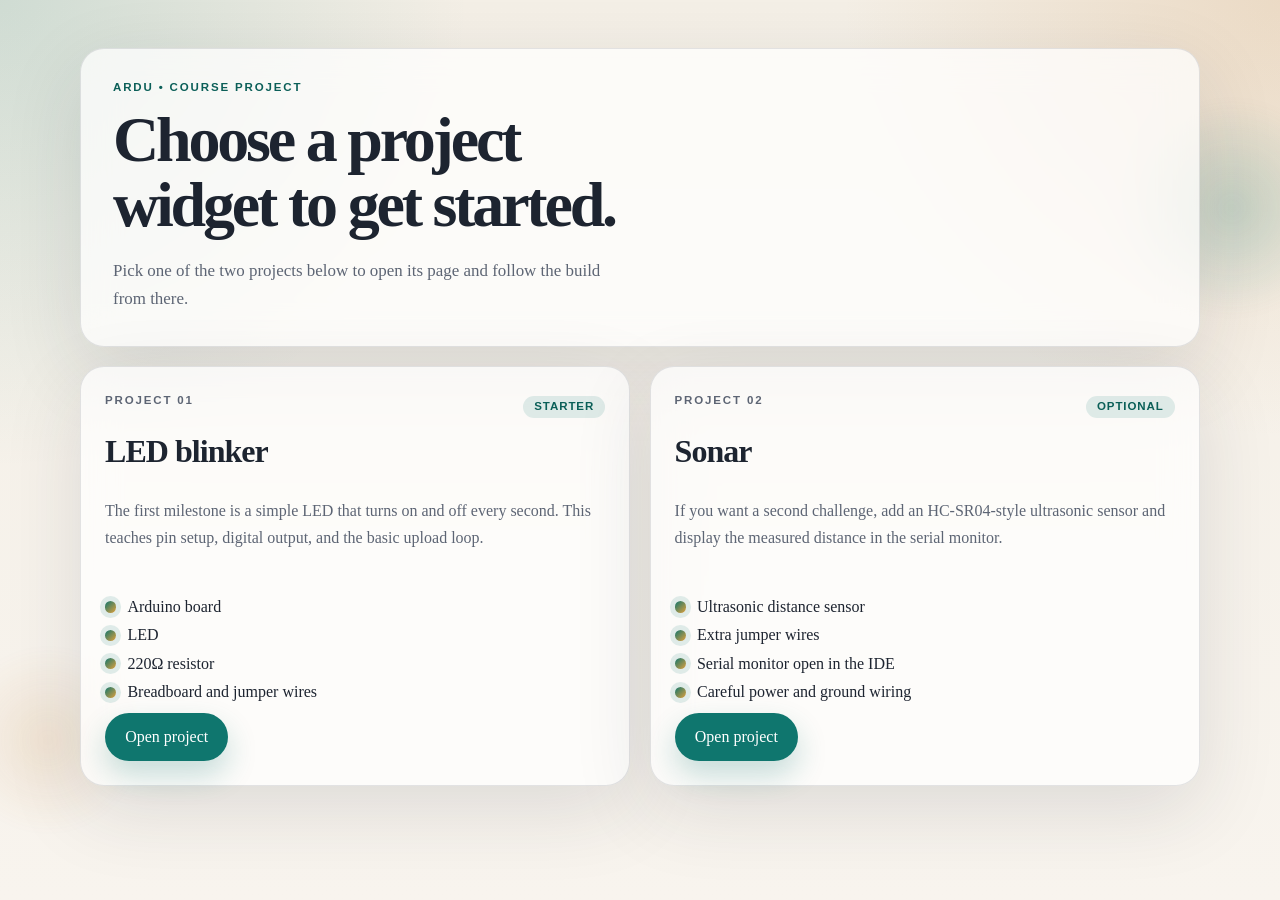
<file: index.html>
<!DOCTYPE html>
<html lang="en">
<head>
  <meta charset="UTF-8">
  <meta name="viewport" content="width=device-width, initial-scale=1.0">
  <title>Ardu Classroom Guide</title>
  <meta name="description" content="A simple, friendly website for students building an Arduino blinker and an optional sonar project.">
  <link rel="stylesheet" href="styles.css">
</head>
<body>
  <div class="backdrop backdrop-one"></div>
  <div class="backdrop backdrop-two"></div>

  <main class="shell">
    <section class="page-intro card">
      <p class="eyebrow">Ardu • course project</p>
      <h1>Choose a project widget to get started.</h1>
      <p class="lead">
        Pick one of the two projects below to open its page and follow the build from there.
      </p>
    </section>

    <section id="projects" class="widget-grid">
      <a class="card project-card widget-card project-link" href="blinker.html">
        <div class="widget-head">
          <p class="section-kicker">Project 01</p>
          <span class="widget-badge">Starter</span>
        </div>
        <h2>LED blinker</h2>
        <p>
          The first milestone is a simple LED that turns on and off every second.
          This teaches pin setup, digital output, and the basic upload loop.
        </p>
        <ul class="checklist">
          <li>Arduino board</li>
          <li>LED</li>
          <li>220Ω resistor</li>
          <li>Breadboard and jumper wires</li>
        </ul>
        <span class="button button-primary widget-action">Open project</span>
      </a>

      <a class="card project-card widget-card project-link" href="sonar.html">
        <div class="widget-head">
          <p class="section-kicker">Project 02</p>
          <span class="widget-badge">Optional</span>
        </div>
        <h2>Sonar</h2>
        <p>
          If you want a second challenge, add an HC-SR04-style ultrasonic sensor
          and display the measured distance in the serial monitor.
        </p>
        <ul class="checklist">
          <li>Ultrasonic distance sensor</li>
          <li>Extra jumper wires</li>
          <li>Serial monitor open in the IDE</li>
          <li>Careful power and ground wiring</li>
        </ul>
        <span class="button button-primary widget-action">Open project</span>
      </a>
    </section>
  </main>
</body>
</html>
</file>
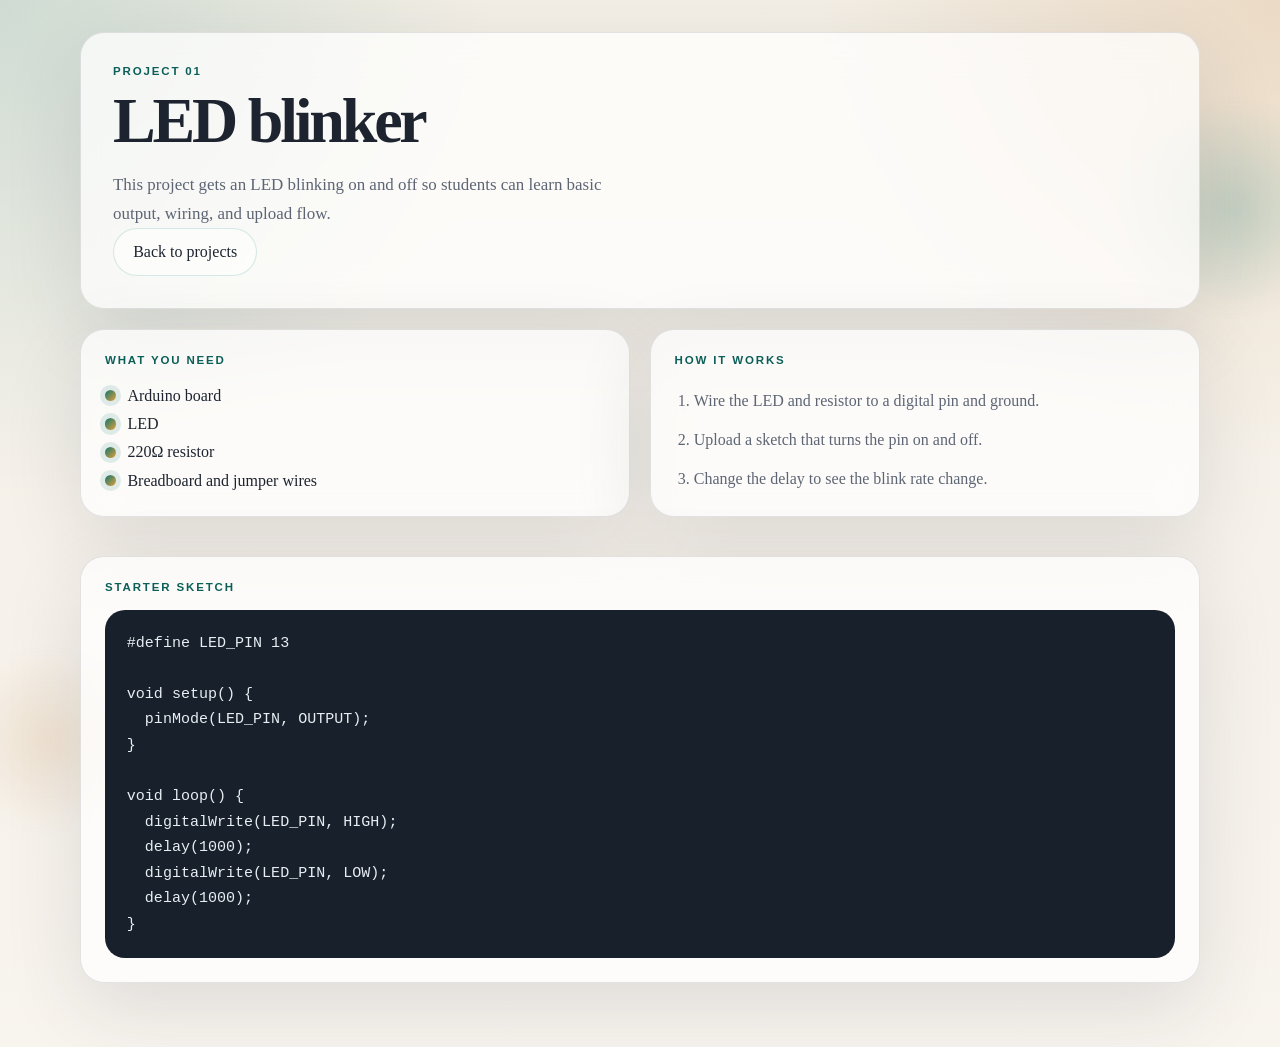
<file: blinker.html>
<!DOCTYPE html>
<html lang="en">
<head>
  <meta charset="UTF-8">
  <meta name="viewport" content="width=device-width, initial-scale=1.0">
  <title>LED Blinker | Ardu</title>
  <meta name="description" content="Step-by-step project page for the Arduino LED blinker build.">
  <link rel="stylesheet" href="styles.css">
</head>
<body>
  <div class="backdrop backdrop-one"></div>
  <div class="backdrop backdrop-two"></div>

  <main class="shell project-page">
    <section class="card project-hero">
      <p class="eyebrow">Project 01</p>
      <h1>LED blinker</h1>
      <p class="lead">
        This project gets an LED blinking on and off so students can learn basic output, wiring, and upload flow.
      </p>
      <a class="button button-secondary" href="index.html">Back to projects</a>
    </section>

    <section class="project-layout">
      <article class="card project-details">
        <p class="section-kicker">What you need</p>
        <ul class="checklist">
          <li>Arduino board</li>
          <li>LED</li>
          <li>220Ω resistor</li>
          <li>Breadboard and jumper wires</li>
        </ul>
      </article>

      <article class="card project-details">
        <p class="section-kicker">How it works</p>
        <ol class="numbered-list">
          <li>Wire the LED and resistor to a digital pin and ground.</li>
          <li>Upload a sketch that turns the pin on and off.</li>
          <li>Change the delay to see the blink rate change.</li>
        </ol>
      </article>
    </section>

    <section class="card code-section project-code">
      <p class="section-kicker">Starter sketch</p>
      <pre class="code-block visible"><code>#define LED_PIN 13

void setup() {
  pinMode(LED_PIN, OUTPUT);
}

void loop() {
  digitalWrite(LED_PIN, HIGH);
  delay(1000);
  digitalWrite(LED_PIN, LOW);
  delay(1000);
}</code></pre>
    </section>
  </main>
</body>
</html>
</file>
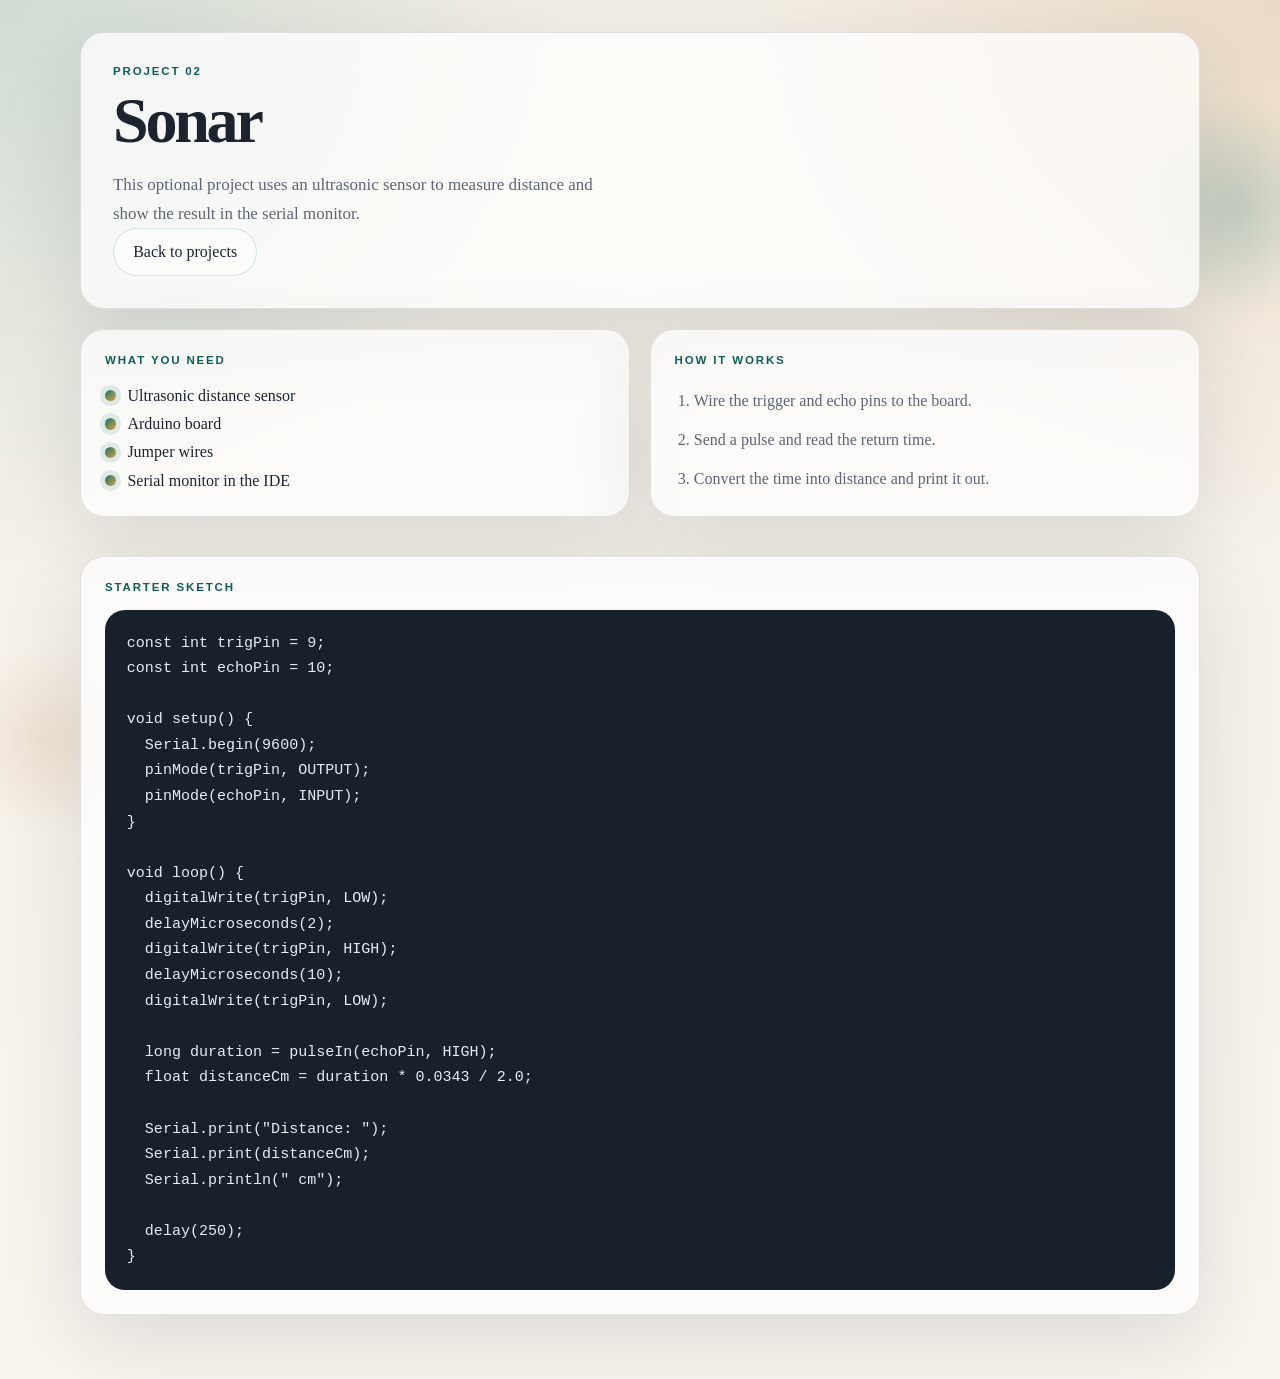
<file: sonar.html>
<!DOCTYPE html>
<html lang="en">
<head>
  <meta charset="UTF-8">
  <meta name="viewport" content="width=device-width, initial-scale=1.0">
  <title>Sonar | Ardu</title>
  <meta name="description" content="Step-by-step project page for the Arduino sonar build.">
  <link rel="stylesheet" href="styles.css">
</head>
<body>
  <div class="backdrop backdrop-one"></div>
  <div class="backdrop backdrop-two"></div>

  <main class="shell project-page">
    <section class="card project-hero">
      <p class="eyebrow">Project 02</p>
      <h1>Sonar</h1>
      <p class="lead">
        This optional project uses an ultrasonic sensor to measure distance and show the result in the serial monitor.
      </p>
      <a class="button button-secondary" href="index.html">Back to projects</a>
    </section>

    <section class="project-layout">
      <article class="card project-details">
        <p class="section-kicker">What you need</p>
        <ul class="checklist">
          <li>Ultrasonic distance sensor</li>
          <li>Arduino board</li>
          <li>Jumper wires</li>
          <li>Serial monitor in the IDE</li>
        </ul>
      </article>

      <article class="card project-details">
        <p class="section-kicker">How it works</p>
        <ol class="numbered-list">
          <li>Wire the trigger and echo pins to the board.</li>
          <li>Send a pulse and read the return time.</li>
          <li>Convert the time into distance and print it out.</li>
        </ol>
      </article>
    </section>

    <section class="card code-section project-code">
      <p class="section-kicker">Starter sketch</p>
      <pre class="code-block visible"><code>const int trigPin = 9;
const int echoPin = 10;

void setup() {
  Serial.begin(9600);
  pinMode(trigPin, OUTPUT);
  pinMode(echoPin, INPUT);
}

void loop() {
  digitalWrite(trigPin, LOW);
  delayMicroseconds(2);
  digitalWrite(trigPin, HIGH);
  delayMicroseconds(10);
  digitalWrite(trigPin, LOW);

  long duration = pulseIn(echoPin, HIGH);
  float distanceCm = duration * 0.0343 / 2.0;

  Serial.print("Distance: ");
  Serial.print(distanceCm);
  Serial.println(" cm");

  delay(250);
}</code></pre>
    </section>
  </main>
</body>
</html>
</file>
<file: styles.css>
:root {
  color-scheme: light;
  --bg: #f4efe6;
  --bg-strong: #eadfcf;
  --card: rgba(255, 255, 255, 0.72);
  --card-border: rgba(37, 44, 58, 0.12);
  --text: #1d2430;
  --muted: #5d6574;
  --accent: #0f766e;
  --accent-strong: #0b5f58;
  --accent-soft: rgba(15, 118, 110, 0.12);
  --shadow: 0 24px 80px rgba(31, 41, 55, 0.12);
  --radius: 24px;
}

* {
  box-sizing: border-box;
}

html {
  scroll-behavior: smooth;
}

body {
  margin: 0;
  min-height: 100vh;
  font-family: Georgia, Cambria, "Times New Roman", serif;
  color: var(--text);
  background:
    radial-gradient(circle at top left, rgba(15, 118, 110, 0.16), transparent 30%),
    radial-gradient(circle at top right, rgba(194, 124, 48, 0.18), transparent 28%),
    linear-gradient(180deg, var(--bg) 0%, #f8f4ee 100%);
}

a {
  color: inherit;
  text-decoration: none;
}

button {
  font: inherit;
}

.backdrop {
  position: fixed;
  inset: auto;
  border-radius: 999px;
  filter: blur(10px);
  pointer-events: none;
  opacity: 0.45;
}

.backdrop-one {
  top: 6rem;
  right: -4rem;
  width: 14rem;
  height: 14rem;
  background: radial-gradient(circle, rgba(15, 118, 110, 0.45), transparent 68%);
}

.backdrop-two {
  bottom: 4rem;
  left: -3rem;
  width: 12rem;
  height: 12rem;
  background: radial-gradient(circle, rgba(194, 124, 48, 0.32), transparent 68%);
}

.shell {
  width: min(1120px, calc(100% - 2rem));
  margin: 0 auto;
  padding: 2rem 0 4rem;
  position: relative;
  z-index: 1;
}

.card {
  background: var(--card);
  backdrop-filter: blur(18px);
  border: 1px solid var(--card-border);
  border-radius: var(--radius);
  box-shadow: var(--shadow);
}

.hero {
  display: grid;
  grid-template-columns: 1.3fr 0.9fr;
  gap: 1.5rem;
  padding: 2rem;
  margin-top: 1rem;
}

.page-intro {
  padding: 2rem;
  margin-top: 1rem;
}

.page-intro h1 {
  max-width: 18ch;
  line-height: 1.02;
  text-wrap: balance;
}

.eyebrow,
.section-kicker,
.panel-label {
  margin: 0 0 0.75rem;
  text-transform: uppercase;
  letter-spacing: 0.16em;
  font: 700 0.72rem/1.2 "Trebuchet MS", "Gill Sans", sans-serif;
  color: var(--accent-strong);
}

h1,
h2,
h3,
strong {
  font-family: "Palatino Linotype", Palatino, Georgia, serif;
}

h1 {
  margin: 0;
  font-size: clamp(3rem, 5vw, 5.4rem);
  line-height: 0.95;
  letter-spacing: -0.05em;
  max-width: 11ch;
}

h2 {
  margin: 0;
  font-size: clamp(1.7rem, 2.5vw, 2.6rem);
  line-height: 1.05;
  letter-spacing: -0.03em;
}

h3 {
  margin: 0 0 0.4rem;
  font-size: 1.1rem;
}

.lead,
.hero-panel p,
.project-card p,
.step p,
.footer-card p {
  color: var(--muted);
  line-height: 1.7;
}

.lead {
  max-width: 58ch;
  font-size: 1.06rem;
  margin: 1.2rem 0 0;
}

.hero-actions {
  display: flex;
  flex-wrap: wrap;
  gap: 0.85rem;
  margin: 1.6rem 0 1.8rem;
}

.button {
  display: inline-flex;
  align-items: center;
  justify-content: center;
  min-height: 3rem;
  padding: 0.75rem 1.2rem;
  border-radius: 999px;
  border: 1px solid transparent;
  transition: transform 160ms ease, box-shadow 160ms ease, background 160ms ease;
}

.button:hover,
.button:focus-visible,
.tab:hover,
.tab:focus-visible {
  transform: translateY(-1px);
}

.button-primary {
  background: var(--accent);
  color: white;
  box-shadow: 0 14px 30px rgba(15, 118, 110, 0.24);
}

.button-primary:hover,
.button-primary:focus-visible {
  background: var(--accent-strong);
}

.button-secondary {
  background: rgba(255, 255, 255, 0.5);
  border-color: rgba(15, 118, 110, 0.16);
}

.stats {
  display: grid;
  grid-template-columns: repeat(3, minmax(0, 1fr));
  gap: 1rem;
  margin: 0;
}

.stats div,
.panel-card,
.step {
  border-radius: 20px;
  background: rgba(255, 255, 255, 0.55);
  border: 1px solid rgba(29, 36, 48, 0.08);
}

.stats div {
  padding: 1rem;
}

.stats dt {
  font: 700 0.75rem/1.2 "Trebuchet MS", sans-serif;
  letter-spacing: 0.08em;
  text-transform: uppercase;
  color: var(--accent-strong);
  margin-bottom: 0.35rem;
}

.stats dd {
  margin: 0;
  font-size: 1rem;
  color: var(--text);
}

.hero-panel {
  display: grid;
  gap: 1rem;
}

.panel-card {
  padding: 1.1rem;
}

.panel-card strong {
  display: block;
  font-size: 1.15rem;
  margin-bottom: 0.45rem;
}

.pulse {
  position: relative;
  overflow: hidden;
}

.pulse::after {
  content: "";
  position: absolute;
  inset: auto -2rem -2rem auto;
  width: 6rem;
  height: 6rem;
  border-radius: 50%;
  border: 1px solid rgba(15, 118, 110, 0.22);
  animation: float 5s ease-in-out infinite;
}

.section-grid {
  display: grid;
  grid-template-columns: repeat(2, minmax(0, 1fr));
  gap: 1.2rem;
  margin-top: 1.2rem;
}

.widget-grid {
  display: grid;
  grid-template-columns: repeat(2, minmax(0, 1fr));
  gap: 1.2rem;
  margin-top: 1.2rem;
}

.project-card,
.steps,
.code-section,
.footer-card {
  padding: 1.5rem;
}

.widget-card {
  display: flex;
  flex-direction: column;
  gap: 0.75rem;
  min-height: 100%;
}

.project-link {
  color: inherit;
  text-decoration: none;
}

.widget-head {
  display: flex;
  align-items: center;
  justify-content: space-between;
  gap: 0.75rem;
}

.widget-badge {
  display: inline-flex;
  align-items: center;
  padding: 0.35rem 0.7rem;
  border-radius: 999px;
  background: var(--accent-soft);
  color: var(--accent-strong);
  font: 700 0.72rem/1 "Trebuchet MS", sans-serif;
  text-transform: uppercase;
  letter-spacing: 0.08em;
}

.widget-action {
  margin-top: auto;
  width: fit-content;
}

.project-card {
  min-height: 100%;
}

.project-card.active {
  border-color: rgba(15, 118, 110, 0.22);
  box-shadow: inset 0 0 0 1px rgba(15, 118, 110, 0.08);
}

.checklist {
  list-style: none;
  margin: 1.2rem 0 0;
  padding: 0;
  display: grid;
  gap: 0.65rem;
}

.checklist li {
  display: flex;
  gap: 0.7rem;
  align-items: center;
}

.checklist li::before {
  content: "";
  width: 0.7rem;
  height: 0.7rem;
  flex: 0 0 auto;
  border-radius: 999px;
  background: linear-gradient(135deg, var(--accent), #e0a03c);
  box-shadow: 0 0 0 5px var(--accent-soft);
}

.steps {
  margin-top: 1.2rem;
}

.steps-grid {
  display: grid;
  grid-template-columns: repeat(3, minmax(0, 1fr));
  gap: 1rem;
  margin-top: 1rem;
}

.step {
  padding: 1rem;
}

.step span {
  display: inline-flex;
  align-items: center;
  justify-content: center;
  width: 2rem;
  height: 2rem;
  margin-bottom: 0.8rem;
  border-radius: 50%;
  background: var(--accent-soft);
  color: var(--accent-strong);
  font: 700 0.82rem/1 "Trebuchet MS", sans-serif;
}

.code-section {
  margin-top: 1.2rem;
}

.code-header {
  display: flex;
  flex-wrap: wrap;
  align-items: end;
  justify-content: space-between;
  gap: 1rem;
}

.code-tabs {
  display: inline-flex;
  gap: 0.5rem;
  padding: 0.35rem;
  border-radius: 999px;
  background: rgba(255, 255, 255, 0.58);
  border: 1px solid rgba(29, 36, 48, 0.08);
}

.tab {
  border: 0;
  background: transparent;
  color: var(--muted);
  border-radius: 999px;
  padding: 0.65rem 1rem;
  cursor: pointer;
  transition: background 160ms ease, color 160ms ease, transform 160ms ease;
}

.tab.active {
  background: var(--accent);
  color: white;
}

.code-block {
  display: none;
  margin: 1rem 0 0;
  padding: 1.2rem 1.3rem;
  overflow-x: auto;
  border-radius: 20px;
  background: #17202b;
  color: #e8edf3;
  border: 1px solid rgba(29, 36, 48, 0.1);
}

.code-block.active {
  display: block;
}

.code-block code {
  font-family: "SFMono-Regular", Consolas, "Liberation Mono", Menlo, monospace;
  font-size: 0.94rem;
  line-height: 1.7;
}

.project-page {
  display: grid;
  gap: 1.2rem;
}

.project-hero {
  padding: 2rem;
}

.project-layout {
  display: grid;
  grid-template-columns: repeat(2, minmax(0, 1fr));
  gap: 1.2rem;
}

.project-details {
  padding: 1.5rem;
}

.numbered-list {
  margin: 1.2rem 0 0;
  padding-left: 1.2rem;
  display: grid;
  gap: 0.75rem;
  color: var(--muted);
  line-height: 1.7;
}

.project-code {
  padding: 1.5rem;
}

.visible {
  display: block;
}

.footer-card {
  display: flex;
  flex-wrap: wrap;
  align-items: center;
  justify-content: space-between;
  gap: 1rem;
  margin-top: 1.2rem;
}

.footer-card p {
  max-width: 56ch;
  margin: 0;
}

@keyframes float {
  0%,
  100% {
    transform: translateY(0);
  }

  50% {
    transform: translateY(-10px);
  }
}

@media (max-width: 920px) {
  .hero,
  .section-grid,
  .widget-grid,
  .project-layout,
  .steps-grid {
    grid-template-columns: 1fr;
  }

  .stats {
    grid-template-columns: 1fr;
  }
}

@media (max-width: 640px) {
  .shell {
    width: min(100% - 1rem, 1120px);
    padding-bottom: 2.5rem;
  }

  .hero,
  .page-intro,
  .project-hero,
  .project-card,
  .project-details,
  .project-code,
  .steps,
  .code-section,
  .footer-card {
    padding: 1.1rem;
  }

  h1 {
    font-size: clamp(2.6rem, 14vw, 4rem);
  }

  .code-header {
    align-items: stretch;
  }

  .code-tabs {
    width: 100%;
  }

  .tab {
    flex: 1;
  }
}
</file>
